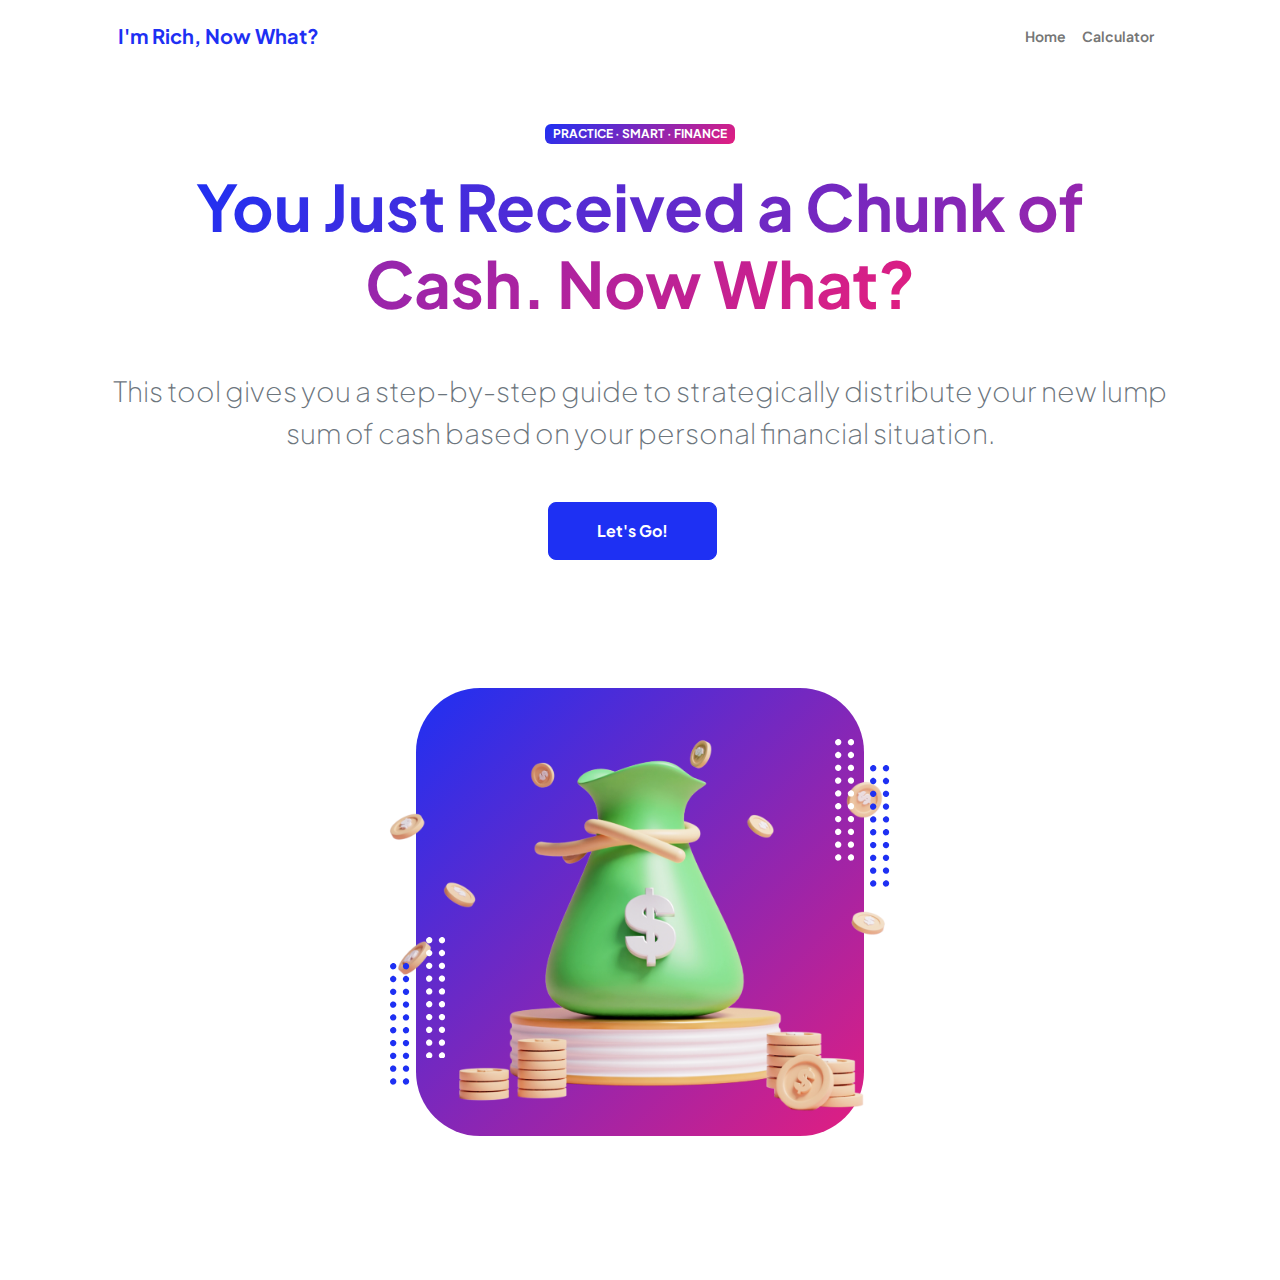
<file: index.html>
<!DOCTYPE html>
<html lang="en">
    <head>
        <meta charset="utf-8" />
        <meta name="viewport" content="width=device-width, initial-scale=1, shrink-to-fit=no" />
        <meta name="description" content="" />
        <meta name="author" content="" />
        <title>I'm Rich, Now What?</title>
        <!-- Favicon-->
        <link rel="icon" type="image/x-icon" href="assets/piggybank.png" />
        <!-- Custom Google font-->
        <link rel="preconnect" href="https://fonts.googleapis.com" />
        <link rel="preconnect" href="https://fonts.gstatic.com" crossorigin />
        <link href="https://fonts.googleapis.com/css2?family=Plus+Jakarta+Sans:wght@100;200;300;400;500;600;700;800;900&amp;display=swap" rel="stylesheet" />
        <!-- Bootstrap icons-->
        <link href="https://cdn.jsdelivr.net/npm/bootstrap-icons@1.8.1/font/bootstrap-icons.css" rel="stylesheet" />
        <!-- Core theme CSS (includes Bootstrap)-->
        <link href="css/styles.css" rel="stylesheet" />
    </head>
    <body class="d-flex flex-column h-100">
        <main class="flex-shrink-0">
            <!-- Navigation-->
            <nav class="navbar navbar-expand-lg navbar-light bg-white py-3">
                <div class="container px-5">
                    <a class="navbar-brand" href="index.html"><span class="fw-bolder text-primary">I'm Rich, Now What?</span></a>
                    <button class="navbar-toggler" type="button" data-bs-toggle="collapse" data-bs-target="#navbarSupportedContent" aria-controls="navbarSupportedContent" aria-expanded="false" aria-label="Toggle navigation"><span class="navbar-toggler-icon"></span></button>
                    <div class="collapse navbar-collapse" id="navbarSupportedContent">
                        <ul class="navbar-nav ms-auto mb-2 mb-lg-0 small fw-bolder">
                            <li class="nav-item"><a class="nav-link" href="index.html">Home</a></li>
                            <li class="nav-item"><a class="nav-link" href="calc.html">Calculator</a></li>
                            <!-- <li class="nav-item"><a class="nav-link" href="projects.html">Projects</a></li>
                            <li class="nav-item"><a class="nav-link" href="contact.html">Contact</a></li> -->
                        </ul>
                    </div>
                </div>
            </nav>
            <!-- Header-->
            <header class="py-5">
                <div class="container px-5 pb-5">
                    <div class="row gx-5 align-items-center">
                        <div class="col-xxl-5">
                            <!-- Header text content-->
                            <div class="text-center text-xxl-start">
                                <div class="badge bg-gradient-primary-to-secondary text-white mb-4"><div class="text-uppercase">Practice &middot; Smart &middot; Finance</div></div>
                                <h1 class="display-3 fw-bolder mb-5"><span class="text-gradient d-inline">You Just Received a Chunk of Cash. Now What?</span></h1>
                                <div class="fs-3 fw-light text-muted">This tool gives you a step-by-step guide to strategically distribute your new lump sum of cash based on your personal financial situation.</div>
                                <br>
                                <br>
                                <div class="d-grid gap-3 d-sm-flex justify-content-sm-center justify-content-xxl-start mb-3">
                                    <a class="btn btn-primary btn-lg px-5 py-3 me-sm-3 fs-6 fw-bolder" href="calc.html">Let's Go!</a>
                                </div>
                            </div>
                        </div>
                        <div class="col-xxl-7">
                            <!-- Header profile picture-->
                            <div class="d-flex justify-content-center mt-5 mt-xxl-0">
                                <div class="profile bg-gradient-primary-to-secondary">
                                    <!-- TIP: For best results, use a photo with a transparent background like the demo example below-->
                                    <!-- Watch a tutorial on how to do this on YouTube (link)-->
                                    <img class="profile-img" src="assets/moneybag.png" alt="..." />
                                    <div class="dots-1">
                                        <!-- SVG Dots-->
                                        <svg version="1.1" xmlns="http://www.w3.org/2000/svg" xmlns:xlink="http://www.w3.org/1999/xlink" x="0px" y="0px" viewBox="0 0 191.6 1215.4" style="enable-background: new 0 0 191.6 1215.4" xml:space="preserve">
                                            <g transform="translate(0.000000,1280.000000) scale(0.100000,-0.100000)">
                                                <path d="M227.7,12788.6c-105-35-200-141-222-248c-43-206,163-412,369-369c155,32,275,190,260,339c-11,105-90,213-190,262        C383.7,12801.6,289.7,12808.6,227.7,12788.6z"></path>
                                                <path d="M1507.7,12788.6c-151-50-253-216-222-362c25-119,136-230,254-255c194-41,395,142,375,339c-11,105-90,213-190,262        C1663.7,12801.6,1569.7,12808.6,1507.7,12788.6z"></path>
                                                <path d="M227.7,11508.6c-105-35-200-141-222-248c-43-206,163-412,369-369c155,32,275,190,260,339c-11,105-90,213-190,262        C383.7,11521.6,289.7,11528.6,227.7,11508.6z"></path>
                                                <path d="M1507.7,11508.6c-151-50-253-216-222-362c25-119,136-230,254-255c194-41,395,142,375,339c-11,105-90,213-190,262        C1663.7,11521.6,1569.7,11528.6,1507.7,11508.6z"></path>
                                                <path d="M227.7,10228.6c-105-35-200-141-222-248c-43-206,163-412,369-369c155,32,275,190,260,339c-11,105-90,213-190,262        C383.7,10241.6,289.7,10248.6,227.7,10228.6z"></path>
                                                <path d="M1507.7,10228.6c-105-35-200-141-222-248c-43-206,163-412,369-369c155,32,275,190,260,339c-11,105-90,213-190,262        C1663.7,10241.6,1569.7,10248.6,1507.7,10228.6z"></path>
                                                <path d="M227.7,8948.6c-105-35-200-141-222-248c-43-206,163-412,369-369c155,32,275,190,260,339c-11,105-90,213-190,262        C383.7,8961.6,289.7,8968.6,227.7,8948.6z"></path>
                                                <path d="M1507.7,8948.6c-105-35-200-141-222-248c-43-206,163-412,369-369c155,32,275,190,260,339c-11,105-90,213-190,262        C1663.7,8961.6,1569.7,8968.6,1507.7,8948.6z"></path>
                                                <path d="M227.7,7668.6c-105-35-200-141-222-248c-43-206,163-412,369-369c155,32,275,190,260,339c-11,105-90,213-190,262        C383.7,7681.6,289.7,7688.6,227.7,7668.6z"></path>
                                                <path d="M1507.7,7668.6c-105-35-200-141-222-248c-43-206,163-412,369-369c155,32,275,190,260,339c-11,105-90,213-190,262        C1663.7,7681.6,1569.7,7688.6,1507.7,7668.6z"></path>
                                                <path d="M227.7,6388.6c-105-35-200-141-222-248c-43-206,163-412,369-369c155,32,275,190,260,339c-11,105-90,213-190,262        C383.7,6401.6,289.7,6408.6,227.7,6388.6z"></path>
                                                <path d="M1507.7,6388.6c-105-35-200-141-222-248c-43-206,163-412,369-369c155,32,275,190,260,339c-11,105-90,213-190,262        C1663.7,6401.6,1569.7,6408.6,1507.7,6388.6z"></path>
                                                <path d="M227.7,5108.6c-105-35-200-141-222-248c-43-206,163-412,369-369c155,32,275,190,260,339c-11,105-90,213-190,262        C383.7,5121.6,289.7,5128.6,227.7,5108.6z"></path>
                                                <path d="M1507.7,5108.6c-105-35-200-141-222-248c-43-206,163-412,369-369c155,32,275,190,260,339c-11,105-90,213-190,262        C1663.7,5121.6,1569.7,5128.6,1507.7,5108.6z"></path>
                                                <path d="M227.7,3828.6c-105-35-200-141-222-248c-43-206,163-412,369-369c155,32,275,190,260,339c-11,105-90,213-190,262        C383.7,3841.6,289.7,3848.6,227.7,3828.6z"></path>
                                                <path d="M1507.7,3828.6c-105-35-200-141-222-248c-43-206,163-412,369-369c155,32,275,190,260,339c-11,105-90,213-190,262        C1663.7,3841.6,1569.7,3848.6,1507.7,3828.6z"></path>
                                                <path d="M227.7,2548.6c-105-35-200-141-222-248c-43-206,163-412,369-369c155,32,275,190,260,339c-11,105-90,213-190,262        C383.7,2561.6,289.7,2568.6,227.7,2548.6z"></path>
                                                <path d="M1507.7,2548.6c-105-35-200-141-222-248c-43-206,163-412,369-369c155,32,275,190,260,339c-11,105-90,213-190,262        C1663.7,2561.6,1569.7,2568.6,1507.7,2548.6z"></path>
                                                <path d="M227.7,1268.6c-105-35-200-141-222-248c-43-206,163-412,369-369c155,32,275,190,260,339c-11,105-90,213-190,262        C383.7,1281.6,289.7,1288.6,227.7,1268.6z"></path>
                                                <path d="M1507.7,1268.6c-105-35-200-141-222-248c-43-206,163-412,369-369c155,32,275,190,260,339c-11,105-90,213-190,262        C1663.7,1281.6,1569.7,1288.6,1507.7,1268.6z"></path>
                                            </g>
                                        </svg>
                                        <!-- END of SVG dots-->
                                    </div>
                                    <div class="dots-2">
                                        <!-- SVG Dots-->
                                        <svg version="1.1" xmlns="http://www.w3.org/2000/svg" xmlns:xlink="http://www.w3.org/1999/xlink" x="0px" y="0px" viewBox="0 0 191.6 1215.4" style="enable-background: new 0 0 191.6 1215.4" xml:space="preserve">
                                            <g transform="translate(0.000000,1280.000000) scale(0.100000,-0.100000)">
                                                <path d="M227.7,12788.6c-105-35-200-141-222-248c-43-206,163-412,369-369c155,32,275,190,260,339c-11,105-90,213-190,262        C383.7,12801.6,289.7,12808.6,227.7,12788.6z"></path>
                                                <path d="M1507.7,12788.6c-151-50-253-216-222-362c25-119,136-230,254-255c194-41,395,142,375,339c-11,105-90,213-190,262        C1663.7,12801.6,1569.7,12808.6,1507.7,12788.6z"></path>
                                                <path d="M227.7,11508.6c-105-35-200-141-222-248c-43-206,163-412,369-369c155,32,275,190,260,339c-11,105-90,213-190,262        C383.7,11521.6,289.7,11528.6,227.7,11508.6z"></path>
                                                <path d="M1507.7,11508.6c-151-50-253-216-222-362c25-119,136-230,254-255c194-41,395,142,375,339c-11,105-90,213-190,262        C1663.7,11521.6,1569.7,11528.6,1507.7,11508.6z"></path>
                                                <path d="M227.7,10228.6c-105-35-200-141-222-248c-43-206,163-412,369-369c155,32,275,190,260,339c-11,105-90,213-190,262        C383.7,10241.6,289.7,10248.6,227.7,10228.6z"></path>
                                                <path d="M1507.7,10228.6c-105-35-200-141-222-248c-43-206,163-412,369-369c155,32,275,190,260,339c-11,105-90,213-190,262        C1663.7,10241.6,1569.7,10248.6,1507.7,10228.6z"></path>
                                                <path d="M227.7,8948.6c-105-35-200-141-222-248c-43-206,163-412,369-369c155,32,275,190,260,339c-11,105-90,213-190,262        C383.7,8961.6,289.7,8968.6,227.7,8948.6z"></path>
                                                <path d="M1507.7,8948.6c-105-35-200-141-222-248c-43-206,163-412,369-369c155,32,275,190,260,339c-11,105-90,213-190,262        C1663.7,8961.6,1569.7,8968.6,1507.7,8948.6z"></path>
                                                <path d="M227.7,7668.6c-105-35-200-141-222-248c-43-206,163-412,369-369c155,32,275,190,260,339c-11,105-90,213-190,262        C383.7,7681.6,289.7,7688.6,227.7,7668.6z"></path>
                                                <path d="M1507.7,7668.6c-105-35-200-141-222-248c-43-206,163-412,369-369c155,32,275,190,260,339c-11,105-90,213-190,262        C1663.7,7681.6,1569.7,7688.6,1507.7,7668.6z"></path>
                                                <path d="M227.7,6388.6c-105-35-200-141-222-248c-43-206,163-412,369-369c155,32,275,190,260,339c-11,105-90,213-190,262        C383.7,6401.6,289.7,6408.6,227.7,6388.6z"></path>
                                                <path d="M1507.7,6388.6c-105-35-200-141-222-248c-43-206,163-412,369-369c155,32,275,190,260,339c-11,105-90,213-190,262        C1663.7,6401.6,1569.7,6408.6,1507.7,6388.6z"></path>
                                                <path d="M227.7,5108.6c-105-35-200-141-222-248c-43-206,163-412,369-369c155,32,275,190,260,339c-11,105-90,213-190,262        C383.7,5121.6,289.7,5128.6,227.7,5108.6z"></path>
                                                <path d="M1507.7,5108.6c-105-35-200-141-222-248c-43-206,163-412,369-369c155,32,275,190,260,339c-11,105-90,213-190,262        C1663.7,5121.6,1569.7,5128.6,1507.7,5108.6z"></path>
                                                <path d="M227.7,3828.6c-105-35-200-141-222-248c-43-206,163-412,369-369c155,32,275,190,260,339c-11,105-90,213-190,262        C383.7,3841.6,289.7,3848.6,227.7,3828.6z"></path>
                                                <path d="M1507.7,3828.6c-105-35-200-141-222-248c-43-206,163-412,369-369c155,32,275,190,260,339c-11,105-90,213-190,262        C1663.7,3841.6,1569.7,3848.6,1507.7,3828.6z"></path>
                                                <path d="M227.7,2548.6c-105-35-200-141-222-248c-43-206,163-412,369-369c155,32,275,190,260,339c-11,105-90,213-190,262        C383.7,2561.6,289.7,2568.6,227.7,2548.6z"></path>
                                                <path d="M1507.7,2548.6c-105-35-200-141-222-248c-43-206,163-412,369-369c155,32,275,190,260,339c-11,105-90,213-190,262        C1663.7,2561.6,1569.7,2568.6,1507.7,2548.6z"></path>
                                                <path d="M227.7,1268.6c-105-35-200-141-222-248c-43-206,163-412,369-369c155,32,275,190,260,339c-11,105-90,213-190,262        C383.7,1281.6,289.7,1288.6,227.7,1268.6z"></path>
                                                <path d="M1507.7,1268.6c-105-35-200-141-222-248c-43-206,163-412,369-369c155,32,275,190,260,339c-11,105-90,213-190,262        C1663.7,1281.6,1569.7,1288.6,1507.7,1268.6z"></path>
                                            </g>
                                        </svg>
                                        <!-- END of SVG dots-->
                                    </div>
                                    <div class="dots-3">
                                        <!-- SVG Dots-->
                                        <svg version="1.1" xmlns="http://www.w3.org/2000/svg" xmlns:xlink="http://www.w3.org/1999/xlink" x="0px" y="0px" viewBox="0 0 191.6 1215.4" style="enable-background: new 0 0 191.6 1215.4" xml:space="preserve">
                                            <g transform="translate(0.000000,1280.000000) scale(0.100000,-0.100000)">
                                                <path d="M227.7,12788.6c-105-35-200-141-222-248c-43-206,163-412,369-369c155,32,275,190,260,339c-11,105-90,213-190,262        C383.7,12801.6,289.7,12808.6,227.7,12788.6z"></path>
                                                <path d="M1507.7,12788.6c-151-50-253-216-222-362c25-119,136-230,254-255c194-41,395,142,375,339c-11,105-90,213-190,262        C1663.7,12801.6,1569.7,12808.6,1507.7,12788.6z"></path>
                                                <path d="M227.7,11508.6c-105-35-200-141-222-248c-43-206,163-412,369-369c155,32,275,190,260,339c-11,105-90,213-190,262        C383.7,11521.6,289.7,11528.6,227.7,11508.6z"></path>
                                                <path d="M1507.7,11508.6c-151-50-253-216-222-362c25-119,136-230,254-255c194-41,395,142,375,339c-11,105-90,213-190,262        C1663.7,11521.6,1569.7,11528.6,1507.7,11508.6z"></path>
                                                <path d="M227.7,10228.6c-105-35-200-141-222-248c-43-206,163-412,369-369c155,32,275,190,260,339c-11,105-90,213-190,262        C383.7,10241.6,289.7,10248.6,227.7,10228.6z"></path>
                                                <path d="M1507.7,10228.6c-105-35-200-141-222-248c-43-206,163-412,369-369c155,32,275,190,260,339c-11,105-90,213-190,262        C1663.7,10241.6,1569.7,10248.6,1507.7,10228.6z"></path>
                                                <path d="M227.7,8948.6c-105-35-200-141-222-248c-43-206,163-412,369-369c155,32,275,190,260,339c-11,105-90,213-190,262        C383.7,8961.6,289.7,8968.6,227.7,8948.6z"></path>
                                                <path d="M1507.7,8948.6c-105-35-200-141-222-248c-43-206,163-412,369-369c155,32,275,190,260,339c-11,105-90,213-190,262        C1663.7,8961.6,1569.7,8968.6,1507.7,8948.6z"></path>
                                                <path d="M227.7,7668.6c-105-35-200-141-222-248c-43-206,163-412,369-369c155,32,275,190,260,339c-11,105-90,213-190,262        C383.7,7681.6,289.7,7688.6,227.7,7668.6z"></path>
                                                <path d="M1507.7,7668.6c-105-35-200-141-222-248c-43-206,163-412,369-369c155,32,275,190,260,339c-11,105-90,213-190,262        C1663.7,7681.6,1569.7,7688.6,1507.7,7668.6z"></path>
                                                <path d="M227.7,6388.6c-105-35-200-141-222-248c-43-206,163-412,369-369c155,32,275,190,260,339c-11,105-90,213-190,262        C383.7,6401.6,289.7,6408.6,227.7,6388.6z"></path>
                                                <path d="M1507.7,6388.6c-105-35-200-141-222-248c-43-206,163-412,369-369c155,32,275,190,260,339c-11,105-90,213-190,262        C1663.7,6401.6,1569.7,6408.6,1507.7,6388.6z"></path>
                                                <path d="M227.7,5108.6c-105-35-200-141-222-248c-43-206,163-412,369-369c155,32,275,190,260,339c-11,105-90,213-190,262        C383.7,5121.6,289.7,5128.6,227.7,5108.6z"></path>
                                                <path d="M1507.7,5108.6c-105-35-200-141-222-248c-43-206,163-412,369-369c155,32,275,190,260,339c-11,105-90,213-190,262        C1663.7,5121.6,1569.7,5128.6,1507.7,5108.6z"></path>
                                                <path d="M227.7,3828.6c-105-35-200-141-222-248c-43-206,163-412,369-369c155,32,275,190,260,339c-11,105-90,213-190,262        C383.7,3841.6,289.7,3848.6,227.7,3828.6z"></path>
                                                <path d="M1507.7,3828.6c-105-35-200-141-222-248c-43-206,163-412,369-369c155,32,275,190,260,339c-11,105-90,213-190,262        C1663.7,3841.6,1569.7,3848.6,1507.7,3828.6z"></path>
                                                <path d="M227.7,2548.6c-105-35-200-141-222-248c-43-206,163-412,369-369c155,32,275,190,260,339c-11,105-90,213-190,262        C383.7,2561.6,289.7,2568.6,227.7,2548.6z"></path>
                                                <path d="M1507.7,2548.6c-105-35-200-141-222-248c-43-206,163-412,369-369c155,32,275,190,260,339c-11,105-90,213-190,262        C1663.7,2561.6,1569.7,2568.6,1507.7,2548.6z"></path>
                                                <path d="M227.7,1268.6c-105-35-200-141-222-248c-43-206,163-412,369-369c155,32,275,190,260,339c-11,105-90,213-190,262        C383.7,1281.6,289.7,1288.6,227.7,1268.6z"></path>
                                                <path d="M1507.7,1268.6c-105-35-200-141-222-248c-43-206,163-412,369-369c155,32,275,190,260,339c-11,105-90,213-190,262        C1663.7,1281.6,1569.7,1288.6,1507.7,1268.6z"></path>
                                            </g>
                                        </svg>
                                        <!-- END of SVG dots-->
                                    </div>
                                    <div class="dots-4">
                                        <!-- SVG Dots-->
                                        <svg version="1.1" xmlns="http://www.w3.org/2000/svg" xmlns:xlink="http://www.w3.org/1999/xlink" x="0px" y="0px" viewBox="0 0 191.6 1215.4" style="enable-background: new 0 0 191.6 1215.4" xml:space="preserve">
                                            <g transform="translate(0.000000,1280.000000) scale(0.100000,-0.100000)">
                                                <path d="M227.7,12788.6c-105-35-200-141-222-248c-43-206,163-412,369-369c155,32,275,190,260,339c-11,105-90,213-190,262        C383.7,12801.6,289.7,12808.6,227.7,12788.6z"></path>
                                                <path d="M1507.7,12788.6c-151-50-253-216-222-362c25-119,136-230,254-255c194-41,395,142,375,339c-11,105-90,213-190,262        C1663.7,12801.6,1569.7,12808.6,1507.7,12788.6z"></path>
                                                <path d="M227.7,11508.6c-105-35-200-141-222-248c-43-206,163-412,369-369c155,32,275,190,260,339c-11,105-90,213-190,262        C383.7,11521.6,289.7,11528.6,227.7,11508.6z"></path>
                                                <path d="M1507.7,11508.6c-151-50-253-216-222-362c25-119,136-230,254-255c194-41,395,142,375,339c-11,105-90,213-190,262        C1663.7,11521.6,1569.7,11528.6,1507.7,11508.6z"></path>
                                                <path d="M227.7,10228.6c-105-35-200-141-222-248c-43-206,163-412,369-369c155,32,275,190,260,339c-11,105-90,213-190,262        C383.7,10241.6,289.7,10248.6,227.7,10228.6z"></path>
                                                <path d="M1507.7,10228.6c-105-35-200-141-222-248c-43-206,163-412,369-369c155,32,275,190,260,339c-11,105-90,213-190,262        C1663.7,10241.6,1569.7,10248.6,1507.7,10228.6z"></path>
                                                <path d="M227.7,8948.6c-105-35-200-141-222-248c-43-206,163-412,369-369c155,32,275,190,260,339c-11,105-90,213-190,262        C383.7,8961.6,289.7,8968.6,227.7,8948.6z"></path>
                                                <path d="M1507.7,8948.6c-105-35-200-141-222-248c-43-206,163-412,369-369c155,32,275,190,260,339c-11,105-90,213-190,262        C1663.7,8961.6,1569.7,8968.6,1507.7,8948.6z"></path>
                                                <path d="M227.7,7668.6c-105-35-200-141-222-248c-43-206,163-412,369-369c155,32,275,190,260,339c-11,105-90,213-190,262        C383.7,7681.6,289.7,7688.6,227.7,7668.6z"></path>
                                                <path d="M1507.7,7668.6c-105-35-200-141-222-248c-43-206,163-412,369-369c155,32,275,190,260,339c-11,105-90,213-190,262        C1663.7,7681.6,1569.7,7688.6,1507.7,7668.6z"></path>
                                                <path d="M227.7,6388.6c-105-35-200-141-222-248c-43-206,163-412,369-369c155,32,275,190,260,339c-11,105-90,213-190,262        C383.7,6401.6,289.7,6408.6,227.7,6388.6z"></path>
                                                <path d="M1507.7,6388.6c-105-35-200-141-222-248c-43-206,163-412,369-369c155,32,275,190,260,339c-11,105-90,213-190,262        C1663.7,6401.6,1569.7,6408.6,1507.7,6388.6z"></path>
                                                <path d="M227.7,5108.6c-105-35-200-141-222-248c-43-206,163-412,369-369c155,32,275,190,260,339c-11,105-90,213-190,262        C383.7,5121.6,289.7,5128.6,227.7,5108.6z"></path>
                                                <path d="M1507.7,5108.6c-105-35-200-141-222-248c-43-206,163-412,369-369c155,32,275,190,260,339c-11,105-90,213-190,262        C1663.7,5121.6,1569.7,5128.6,1507.7,5108.6z"></path>
                                                <path d="M227.7,3828.6c-105-35-200-141-222-248c-43-206,163-412,369-369c155,32,275,190,260,339c-11,105-90,213-190,262        C383.7,3841.6,289.7,3848.6,227.7,3828.6z"></path>
                                                <path d="M1507.7,3828.6c-105-35-200-141-222-248c-43-206,163-412,369-369c155,32,275,190,260,339c-11,105-90,213-190,262        C1663.7,3841.6,1569.7,3848.6,1507.7,3828.6z"></path>
                                                <path d="M227.7,2548.6c-105-35-200-141-222-248c-43-206,163-412,369-369c155,32,275,190,260,339c-11,105-90,213-190,262        C383.7,2561.6,289.7,2568.6,227.7,2548.6z"></path>
                                                <path d="M1507.7,2548.6c-105-35-200-141-222-248c-43-206,163-412,369-369c155,32,275,190,260,339c-11,105-90,213-190,262        C1663.7,2561.6,1569.7,2568.6,1507.7,2548.6z"></path>
                                                <path d="M227.7,1268.6c-105-35-200-141-222-248c-43-206,163-412,369-369c155,32,275,190,260,339c-11,105-90,213-190,262        C383.7,1281.6,289.7,1288.6,227.7,1268.6z"></path>
                                                <path d="M1507.7,1268.6c-105-35-200-141-222-248c-43-206,163-412,369-369c155,32,275,190,260,339c-11,105-90,213-190,262        C1663.7,1281.6,1569.7,1288.6,1507.7,1268.6z"></path>
                                            </g>
                                        </svg>
                                        <!-- END of SVG dots-->
                                    </div>
                                </div>
                            </div>
                        </div>
                    </div>
                </div>
            </header>
            <!-- About Section-->
            <!-- <section class="bg-light py-5">
                <div class="container px-5">
                    <div class="row gx-5 justify-content-center">
                        <div class="col-xxl-8">
                            <div class="text-center my-5">
                                <h2 class="display-5 fw-bolder"><span class="text-gradient d-inline">About Me</span></h2>
                                <p class="lead fw-light mb-4">My name is Start Bootstrap and I help brands grow.</p>
                                <p class="text-muted">Lorem ipsum dolor sit amet, consectetur adipisicing elit. Fugit dolorum itaque qui unde quisquam consequatur autem. Eveniet quasi nobis aliquid cumque officiis sed rem iure ipsa! Praesentium ratione atque dolorem?</p>
                                <div class="d-flex justify-content-center fs-2 gap-4">
                                    <a class="text-gradient" href="#!"><i class="bi bi-twitter"></i></a>
                                    <a class="text-gradient" href="#!"><i class="bi bi-linkedin"></i></a>
                                    <a class="text-gradient" href="#!"><i class="bi bi-github"></i></a>
                                </div>
                            </div>
                        </div>
                    </div>
                </div>
            </section>
        </main> -->
        <!-- Footer-->
        <footer class="bg-white py-4 mt-auto">
            <!-- <div class="container px-5">
                <div class="row align-items-center justify-content-between flex-column flex-sm-row">
                    <div class="col-auto"><div class="small m-0">Copyright &copy; Your Website 2023</div></div>
                    <div class="col-auto">
                        <a class="small" href="#!">Privacy</a>
                        <span class="mx-1">&middot;</span>
                        <a class="small" href="#!">Terms</a>
                        <span class="mx-1">&middot;</span>
                        <a class="small" href="#!">Contact</a>
                    </div>
                </div>
            </div> -->
        </footer>
        <!-- Bootstrap core JS-->
        <script src="https://cdn.jsdelivr.net/npm/bootstrap@5.2.3/dist/js/bootstrap.bundle.min.js"></script>
        <!-- Core theme JS-->
        <script src="js/scripts.js"></script>
    </body>
</html>
</file>
